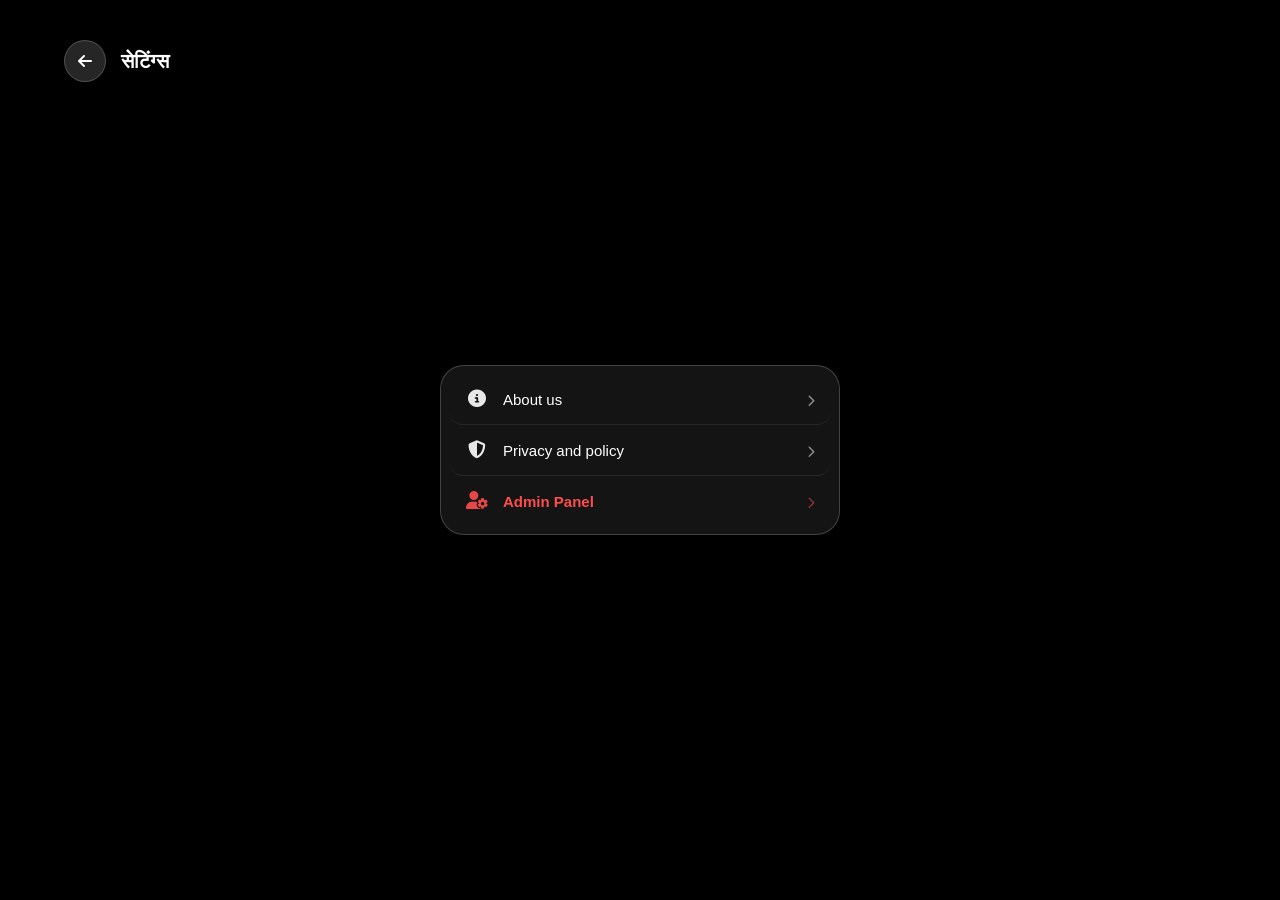
<file: about.html>
<!DOCTYPE html>
<html lang="hi">
<head>
    <meta charset="UTF-8">
    <meta name="viewport" content="width=device-width, initial-scale=1.0">
    <title>Settings & Options</title>
    
    <link rel="stylesheet" href="https://cdnjs.cloudflare.com/ajax/libs/font-awesome/6.4.0/css/all.min.css">
    
    <style>
        /* 1. Global Reset */
        * {
            margin: 0;
            padding: 0;
            box-sizing: border-box;
            font-family: 'Segoe UI', Roboto, sans-serif;
            -webkit-tap-highlight-color: transparent;
        }

        body, html {
            height: 100%;
            width: 100%;
            overflow: hidden;
            background-color: #000;
        }

        /* 2. Background Image Container (चेहरा छुपाए बिना ऑप्शंस बीच में) */
        .bg-container {
            position: relative;
            width: 100%;
            height: 100%;
            background-image: url('https://i.imgur.com/ZoxUDZ3.jpeg');
            background-size: cover;
            background-position: center;
            background-repeat: no-repeat;
            display: flex;
            flex-direction: column;
            justify-content: center; /* ऑप्शंस को वर्टिकली बिल्कुल बीच में रखने के लिए */
            align-items: center;
            padding: 20px;
        }

        /* बैकग्राउंड इमेज को थोड़ा सा डार्क शेड देने के लिए ताकि टेक्स्ट साफ़ दिखे */
        .bg-container::before {
            content: '';
            position: absolute;
            top: 0; left: 0; right: 0; bottom: 0;
            background: rgba(0, 0, 0, 0.35); 
            z-index: 1;
        }

        /* 3. Top Header Section (यह हमेशा ऊपर फिक्स रहेगा) */
        .about-header {
            position: absolute;
            top: 40px;
            left: 5%;
            z-index: 2;
            width: 90%;
            max-width: 400px;
            display: flex;
            align-items: center;
        }

        .back-btn {
            background: rgba(255, 255, 255, 0.15);
            border: none;
            color: white;
            width: 42px;
            height: 42px;
            border-radius: 50%;
            display: flex;
            justify-content: center;
            align-items: center;
            font-size: 16px;
            cursor: pointer;
            text-decoration: none;
            backdrop-filter: blur(8px);
            -webkit-backdrop-filter: blur(8px);
            border: 1px solid rgba(255, 255, 255, 0.2);
            transition: transform 0.1s ease;
        }

        .back-btn:active {
            transform: scale(0.9);
        }

        .page-title {
            color: white;
            font-size: 20px;
            font-weight: 600;
            margin-left: 15px;
            text-shadow: 0 2px 8px rgba(0,0,0,0.6);
        }

        /* 4. Options Glass Box (स्क्रीन के बिल्कुल बीच में) */
        .options-container {
            position: relative;
            z-index: 2;
            width: 90%;
            max-width: 400px; 
            background: rgba(255, 255, 255, 0.08); /* प्रीमियम ट्रांसपेरेंट लुक */
            backdrop-filter: blur(25px); /* पीछे की इमेज को शानदार ब्लर इफ़ेक्ट देगा */
            -webkit-backdrop-filter: blur(25px);
            border: 1px solid rgba(255, 255, 255, 0.2);
            border-radius: 24px; /* घुमावदार कोर्ड्स ताकि चेहरा नीचे साफ़ दिखे */
            padding: 8px;
            box-shadow: 0 20px 40px rgba(0, 0, 0, 0.4);
            animation: fadeIn 0.4s ease-out;
        }

        /* 5. Option Row Items */
        .option-item {
            display: flex;
            justify-content: space-between;
            align-items: center;
            padding: 16px 16px;
            color: #ffffff;
            text-decoration: none;
            font-size: 15px;
            font-weight: 500;
            border-bottom: 1px solid rgba(255, 255, 255, 0.08);
            transition: background 0.2s ease, transform 0.1s ease;
            border-radius: 14px;
        }

        .option-item:last-child {
            border-bottom: none; /* लास्ट आइटम की लाइन हटा दी */
        }

        /* टैप करने पर कड़क क्लिक इफ़ेक्ट */
        .option-item:active {
            background: rgba(255, 255, 255, 0.12);
            transform: scale(0.98);
        }

        .option-left {
            display: flex;
            align-items: center;
            gap: 14px;
        }

        .option-left i {
            font-size: 18px;
            width: 24px;
            text-align: center;
            opacity: 0.9;
        }

        .option-right i {
            font-size: 12px;
            opacity: 0.5;
        }

        /* 6. Admin Panel Special Red Style */
        .admin-item {
            color: #ff4d4d !important; /* चमकदार लाल रंग जो अलग ही चमकेगा */
            font-weight: 600;
        }
        
        .admin-item i {
            color: #ff4d4d !important;
        }

        /* सुंदर एंट्री एनिमेशन */
        @keyframes fadeIn {
            from { opacity: 0; transform: translateY(15px); }
            to { opacity: 1; transform: translateY(0); }
        }
    </style>
</head>
<body>

    <div class="bg-container">
        
        <div class="about-header">
            <a href="javascript:history.back()" class="back-btn" title="Go Back">
                <i class="fa-solid fa-arrow-left"></i>
            </a>
            <span class="page-title">सेटिंग्स</span>
        </div>

        <div class="options-container">
            
            <a href="about_us.html" class="option-item">
                <div class="option-left">
                    <i class="fa-solid fa-circle-info"></i>
                    <span>About us</span>
                </div>
                <div class="option-right"><i class="fa-solid fa-chevron-right"></i></div>
            </a>

            <a href="privacy.html" class="option-item">
                <div class="option-left">
                    <i class="fa-solid fa-shield-halved"></i>
                    <span>Privacy and policy</span>
                </div>
                <div class="option-right"><i class="fa-solid fa-chevron-right"></i></div>
            </a>

            <a href="login.html" class="option-item admin-item">
                <div class="option-left">
                    <i class="fa-solid fa-user-gear"></i>
                    <span>Admin Panel</span>
                </div>
                <div class="option-right"><i class="fa-solid fa-chevron-right"></i></div>
            </a>
            
        </div>
    </div>

    <script>
        document.querySelectorAll('.option-item').forEach(item => {
            item.addEventListener('click', function(e) {
                // यहाँ आप चाहें तो कोई क्लिक साउंड या अतिरिक्त कस्टम लॉजिक जोड़ सकते हैं
                console.log(this.querySelector('span').innerText + " पर क्लिक किया गया!");
            });
        });
    </script>

</body>
</html>
</file>
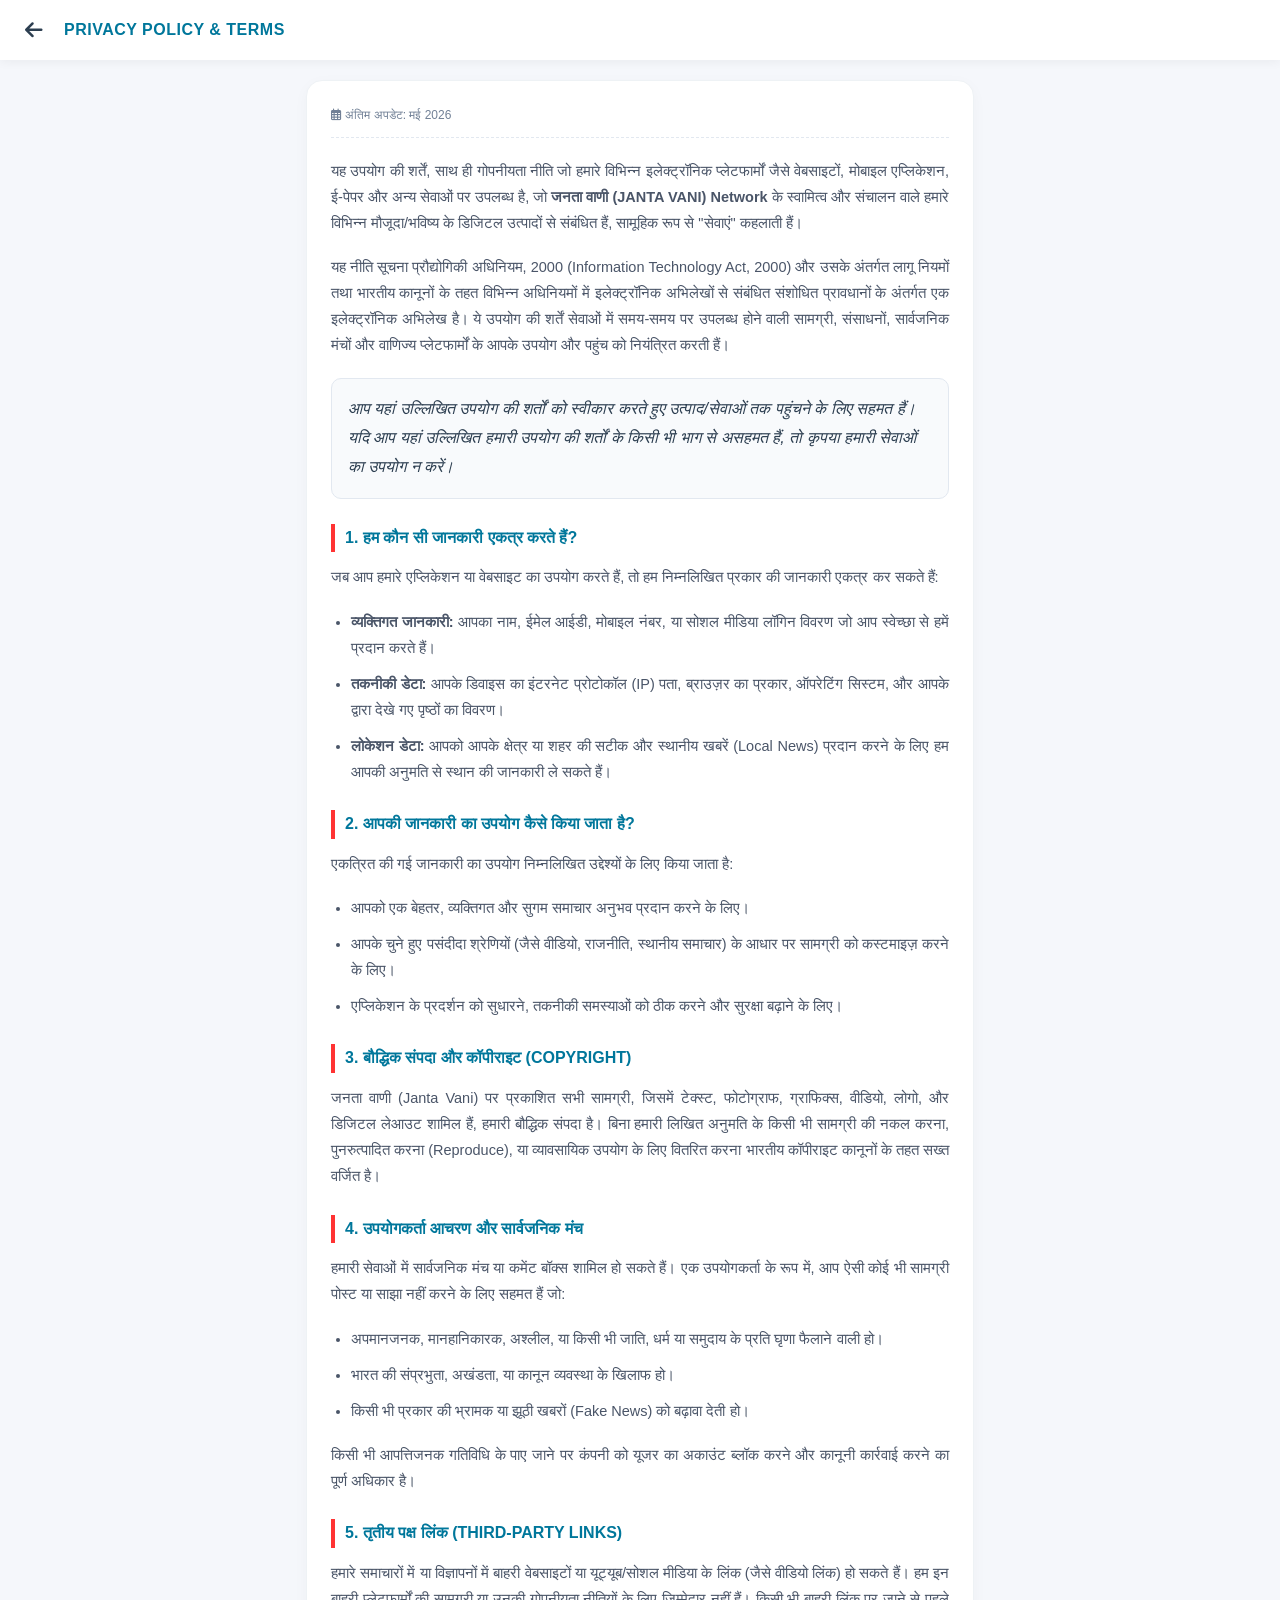
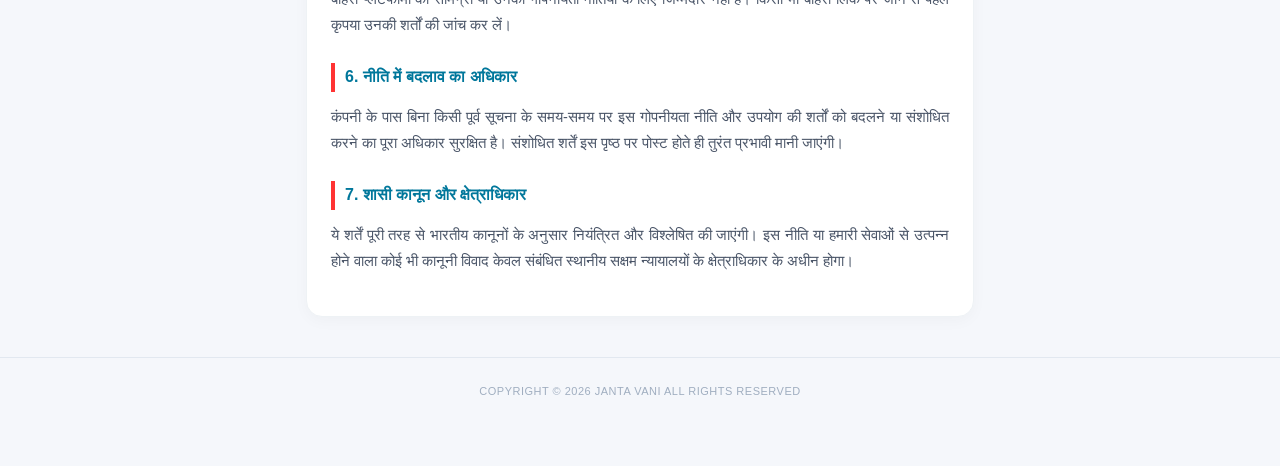
<file: policy.html>
<!DOCTYPE html>
<html lang="hi">
<head>
    <meta charset="UTF-8">
    <meta name="viewport" content="width=device-width, initial-scale=1.0">
    <title>Privacy Policy & Terms - Janta Vani</title>
    <link rel="stylesheet" href="https://cdnjs.cloudflare.com/ajax/libs/font-awesome/6.4.0/css/all.min.css">
    <style>
        * {
            margin: 0;
            padding: 0;
            box-sizing: border-box;
            font-family: 'Segoe UI', Roboto, Helvetica, Arial, sans-serif;
            -webkit-tap-highlight-color: transparent;
        }

        body {
            background-color: #f5f7fb;
            color: #2c3e50;
            line-height: 1.8;
            padding-bottom: 40px;
        }

        /* टॉप हेडर नेविगेशन */
        .header {
            background-color: #ffffff;
            padding: 12px 16px;
            display: flex;
            align-items: center;
            position: sticky;
            top: 0;
            z-index: 100;
            box-shadow: 0 2px 10px rgba(0, 0, 0, 0.05);
        }

        .back-btn {
            color: #2c3e50;
            font-size: 20px;
            text-decoration: none;
            cursor: pointer;
            width: 36px;
            height: 36px;
            display: flex;
            align-items: center;
            justify-content: center;
            border-radius: 50%;
            margin-right: 12px;
            transition: background 0.2s;
        }

        .back-btn:active {
            background-color: #edf2f7;
        }

        .header-title {
            font-size: 16px;
            font-weight: 700;
            color: #00779b;
            letter-spacing: 0.5px;
        }

        /* मुख्य कंटेनर */
        .container {
            max-width: 700px;
            margin: 20px auto;
            padding: 0 16px;
        }

        /* पॉलिसी कंटेंट कार्ड */
        .policy-card {
            background: #ffffff;
            border-radius: 16px;
            padding: 24px;
            box-shadow: 0 4px 15px rgba(0, 0, 0, 0.03);
            border: 1px solid #eef2f5;
        }

        .last-updated {
            font-size: 12px;
            color: #718096;
            margin-bottom: 20px;
            border-bottom: 1px dashed #e2e8f0;
            padding-bottom: 10px;
        }

        p {
            font-size: 14.5px;
            color: #4a5568;
            margin-bottom: 18px;
            text-align: justify;
        }

        /* सब-हेडिंग्स */
        .section-title {
            font-size: 16px;
            font-weight: 700;
            color: #00779b;
            margin: 25px 0 12px 0;
            border-left: 4px solid #ff3333;
            padding-left: 10px;
            text-transform: uppercase;
        }

        /* नियम सूची */
        .policy-list {
            padding-left: 20px;
            margin-bottom: 18px;
        }

        .policy-list li {
            font-size: 14.5px;
            color: #4a5568;
            margin-bottom: 10px;
            text-align: justify;
        }

        .highlight-box {
            background-color: #f8fafc;
            border: 1px solid #e2e8f0;
            border-radius: 10px;
            padding: 16px;
            margin: 20px 0;
            font-style: italic;
        }

        /* दैनिक भास्कर स्टाइल फुटर */
        .footer-bhaskar {
            text-align: center;
            padding: 24px 16px;
            font-size: 11px;
            color: #a0aec0;
            letter-spacing: 0.5px;
            border-top: 1px solid #e2e8f0;
            margin-top: 40px;
            text-transform: uppercase;
            font-weight: 500;
        }
    </style>
</head>
<body>

    <div class="header">
        <a href="javascript:history.back()" class="back-btn">
            <i class="fa-solid fa-arrow-left"></i>
        </a>
        <span class="header-title">PRIVACY POLICY & TERMS</span>
    </div>

    <div class="container">
        <div class="policy-card">
            <div class="last-updated">
                <i class="fa-regular fa-calendar-days"></i> अंतिम अपडेट: मई 2026
            </div>

            <p>
                यह उपयोग की शर्तें, साथ ही गोपनीयता नीति जो हमारे विभिन्न इलेक्ट्रॉनिक प्लेटफार्मों जैसे वेबसाइटों, मोबाइल एप्लिकेशन, ई-पेपर और अन्य सेवाओं पर उपलब्ध है, जो <strong>जनता वाणी (JANTA VANI) Network</strong> के स्वामित्व और संचालन वाले हमारे विभिन्न मौजूदा/भविष्य के डिजिटल उत्पादों से संबंधित हैं, सामूहिक रूप से "सेवाएं" कहलाती हैं। 
            </p>
            
            <p>
                यह नीति सूचना प्रौद्योगिकी अधिनियम, 2000 (Information Technology Act, 2000) और उसके अंतर्गत लागू नियमों तथा भारतीय कानूनों के तहत विभिन्न अधिनियमों में इलेक्ट्रॉनिक अभिलेखों से संबंधित संशोधित प्रावधानों के अंतर्गत एक इलेक्ट्रॉनिक अभिलेख है। ये उपयोग की शर्तें सेवाओं में समय-समय पर उपलब्ध होने वाली सामग्री, संसाधनों, सार्वजनिक मंचों और वाणिज्य प्लेटफार्मों के आपके उपयोग और पहुंच को नियंत्रित करती हैं।
            </p>

            <div class="highlight-box">
                आप यहां उल्लिखित उपयोग की शर्तों को स्वीकार करते हुए उत्पाद/सेवाओं तक पहुंचने के लिए सहमत हैं। यदि आप यहां उल्लिखित हमारी उपयोग की शर्तों के किसी भी भाग से असहमत हैं, तो कृपया हमारी सेवाओं का उपयोग न करें।
            </div>

            <div class="section-title">1. हम कौन सी जानकारी एकत्र करते हैं?</div>
            <p>जब आप हमारे एप्लिकेशन या वेबसाइट का उपयोग करते हैं, तो हम निम्नलिखित प्रकार की जानकारी एकत्र कर सकते हैं:</p>
            <ul class="policy-list">
                <li><strong>व्यक्तिगत जानकारी:</strong> आपका नाम, ईमेल आईडी, मोबाइल नंबर, या सोशल मीडिया लॉगिन विवरण जो आप स्वेच्छा से हमें प्रदान करते हैं।</li>
                <li><strong>तकनीकी डेटा:</strong> आपके डिवाइस का इंटरनेट प्रोटोकॉल (IP) पता, ब्राउज़र का प्रकार, ऑपरेटिंग सिस्टम, और आपके द्वारा देखे गए पृष्ठों का विवरण।</li>
                <li><strong>लोकेशन डेटा:</strong> आपको आपके क्षेत्र या शहर की सटीक और स्थानीय खबरें (Local News) प्रदान करने के लिए हम आपकी अनुमति से स्थान की जानकारी ले सकते हैं।</li>
            </ul>

            <div class="section-title">2. आपकी जानकारी का उपयोग कैसे किया जाता है?</div>
            <p>एकत्रित की गई जानकारी का उपयोग निम्नलिखित उद्देश्यों के लिए किया जाता है:</p>
            <ul class="policy-list">
                <li>आपको एक बेहतर, व्यक्तिगत और सुगम समाचार अनुभव प्रदान करने के लिए।</li>
                <li>आपके चुने हुए पसंदीदा श्रेणियों (जैसे वीडियो, राजनीति, स्थानीय समाचार) के आधार पर सामग्री को कस्टमाइज़ करने के लिए।</li>
                <li>एप्लिकेशन के प्रदर्शन को सुधारने, तकनीकी समस्याओं को ठीक करने और सुरक्षा बढ़ाने के लिए।</li>
            </ul>

            <div class="section-title">3. बौद्धिक संपदा और कॉपीराइट (Copyright)</div>
            <p>
                जनता वाणी (Janta Vani) पर प्रकाशित सभी सामग्री, जिसमें टेक्स्ट, फोटोग्राफ, ग्राफिक्स, वीडियो, लोगो, और डिजिटल लेआउट शामिल हैं, हमारी बौद्धिक संपदा है। बिना हमारी लिखित अनुमति के किसी भी सामग्री की नकल करना, पुनरुत्पादित करना (Reproduce), या व्यावसायिक उपयोग के लिए वितरित करना भारतीय कॉपीराइट कानूनों के तहत सख्त वर्जित है।
            </p>

            <div class="section-title">4. उपयोगकर्ता आचरण और सार्वजनिक मंच</div>
            <p>
                हमारी सेवाओं में सार्वजनिक मंच या कमेंट बॉक्स शामिल हो सकते हैं। एक उपयोगकर्ता के रूप में, आप ऐसी कोई भी सामग्री पोस्ट या साझा नहीं करने के लिए सहमत हैं जो:
            </p>
            <ul class="policy-list">
                <li>अपमानजनक, मानहानिकारक, अश्लील, या किसी भी जाति, धर्म या समुदाय के प्रति घृणा फैलाने वाली हो।</li>
                <li>भारत की संप्रभुता, अखंडता, या कानून व्यवस्था के खिलाफ हो।</li>
                <li>किसी भी प्रकार की भ्रामक या झूठी खबरों (Fake News) को बढ़ावा देती हो।</li>
            </ul>
            <p>किसी भी आपत्तिजनक गतिविधि के पाए जाने पर कंपनी को यूजर का अकाउंट ब्लॉक करने और कानूनी कार्रवाई करने का पूर्ण अधिकार है।</p>

            <div class="section-title">5. तृतीय पक्ष लिंक (Third-Party Links)</div>
            <p>
                हमारे समाचारों में या विज्ञापनों में बाहरी वेबसाइटों या यूट्यूब/सोशल मीडिया के लिंक (जैसे वीडियो लिंक) हो सकते हैं। हम इन बाहरी प्लेटफार्मों की सामग्री या उनकी गोपनीयता नीतियों के लिए जिम्मेदार नहीं हैं। किसी भी बाहरी लिंक पर जाने से पहले कृपया उनकी शर्तों की जांच कर लें।
            </p>

            <div class="section-title">6. नीति में बदलाव का अधिकार</div>
            <p>
                कंपनी के पास बिना किसी पूर्व सूचना के समय-समय पर इस गोपनीयता नीति और उपयोग की शर्तों को बदलने या संशोधित करने का पूरा अधिकार सुरक्षित है। संशोधित शर्तें इस पृष्ठ पर पोस्ट होते ही तुरंत प्रभावी मानी जाएंगी।
            </p>

            <div class="section-title">7. शासी कानून और क्षेत्राधिकार</div>
            <p>
                ये शर्तें पूरी तरह से भारतीय कानूनों के अनुसार नियंत्रित और विश्लेषित की जाएंगी। इस नीति या हमारी सेवाओं से उत्पन्न होने वाला कोई भी कानूनी विवाद केवल संबंधित स्थानीय सक्षम न्यायालयों के क्षेत्राधिकार के अधीन होगा।
            </p>
        </div>
    </div>

    <div class="footer-bhaskar">
        Copyright © 2026 JANTA VANI All Rights Reserved
    </div>

</body>
</html>
</file>
